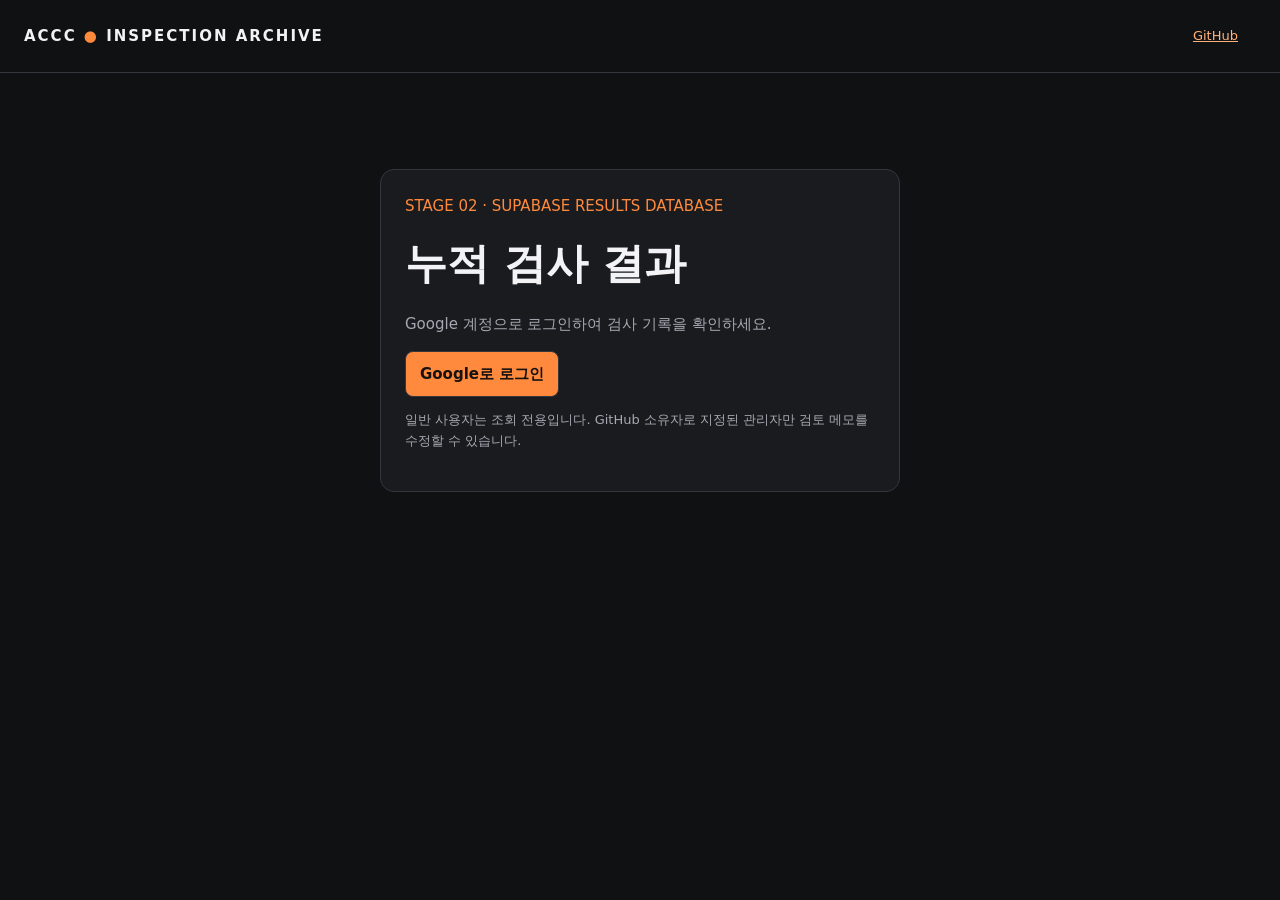
<file: docs/index.html>
<!doctype html>
<html lang="ko"><head><meta charset="utf-8"><meta name="viewport" content="width=device-width,initial-scale=1"><meta name="referrer" content="no-referrer"><title>ACCC · 누적 검사 결과</title><link rel="stylesheet" href="./dashboard.css"></head>
<body><header><div class="brand">ACCC <span>●</span> INSPECTION ARCHIVE</div><nav><a href="https://github.com/opsk123/defect-detection-history">GitHub</a><span id="accountRole" aria-live="polite"></span><button id="logout" hidden>로그아웃</button></nav></header>
<main><section id="login" class="panel login"><div class="eyebrow">STAGE 02 · SUPABASE RESULTS DATABASE</div><h1>누적 검사 결과</h1><p>Google 계정으로 로그인하여 검사 기록을 확인하세요.</p><button class="primary" id="loginButton" type="button">Google로 로그인</button><p class="status">일반 사용자는 조회 전용입니다. GitHub 소유자로 지정된 관리자만 검토 메모를 수정할 수 있습니다.</p><p id="loginError" class="error" role="alert"></p></section>
<section id="dashboard" hidden><div class="eyebrow">ACCC / RESULTS INTELLIGENCE</div><h1>누적 검사 결과<span style="color:var(--orange)">.</span></h1><p>라인별 검사 흐름과 두 AI 모델의 판정 근거를 확인합니다.</p>
<div class="panel filters"><label>시작일 · 한국 시간<input id="from" type="date"></label><label>종료일 · 한국 시간<input id="to" type="date"></label><button id="refresh" class="primary">조회 · 새로고침</button><label class="check"><input type="checkbox" id="auto">30초 자동 갱신</label><label class="check"><input type="checkbox" id="fixture" checked>가상·시연 데이터 포함</label><label>검사 라인<select id="line"><option value="">전체</option></select></label><label>판정<select id="status"><option value="">전체</option></select></label></div>
<p id="message" role="status" class="status"></p><div id="demoNotice" class="panel" style="border-color:#ff8a3d;color:#ffb27c" hidden></div><div id="metrics" class="metrics"></div><div class="charts"><section class="panel"><h3>최종 판정</h3><div id="statusChart"></div></section><section class="panel"><h3>검출 결함 · 세션 수</h3><div id="classChart"></div></section></div>
<section class="panel"><div class="filters"><h3 id="recordCount">검사 기록 · 총 0건</h3><button id="csv">현재 필터 CSV</button><button id="previous">이전</button><span id="page"></span><button id="next">다음</button></div><p id="recordRange" class="status"></p><div class="table-wrap"><table><thead><tr><th>검사 시각 · KST</th><th>라인</th><th>실행 구분</th><th>사진 수</th><th>분류</th><th>YOLO 검출</th><th>최종 판정</th><th>상세</th></tr></thead><tbody id="rows"></tbody></table></div><p id="empty" hidden>현재 필터에 해당하는 기록이 없습니다.</p></section>
<p class="status">검사 기록 한 줄은 검사 세션 하나입니다. 정상 일치는 조회 기간 내 세션의 모든 사진에서 두 모델이 일치한 세션만 셉니다. 불일치가 있으면 재검토, 오류·미실행이 남아 있으면 별도 상태로 표시합니다. 정상은 두 모델의 판정 일치를 뜻하며 무결함을 의미하지 않습니다. 같은 결함으로 일치해도 정상으로 표시하며 결함 종류는 별도로 유지합니다. 재검토는 두 모델의 불일치에만 표시합니다. 모델 오류·미실행은 별도 상태입니다. 원본 이미지는 PC에 보관되며 이 조회 화면에서는 전송하지 않습니다.</p></section></main>
<dialog id="details"><button id="closeDetails">닫기</button><button id="detailCsv">세션 사진별 CSV</button><h2>검사 상세</h2><pre id="detailText"></pre><section><h3>검토 메모</h3><textarea id="reviewNote" maxlength="4000" rows="4" readonly aria-label="검토 메모"></textarea><button id="saveReview" class="primary" hidden>관리자 · 메모 저장</button><p id="reviewStatus" role="status"></p></section></dialog><script src="./config.js"></script><script src="./vendor/supabase-2.119.0.js"></script><script type="module" src="./dashboard.js"></script></body></html>
</file>
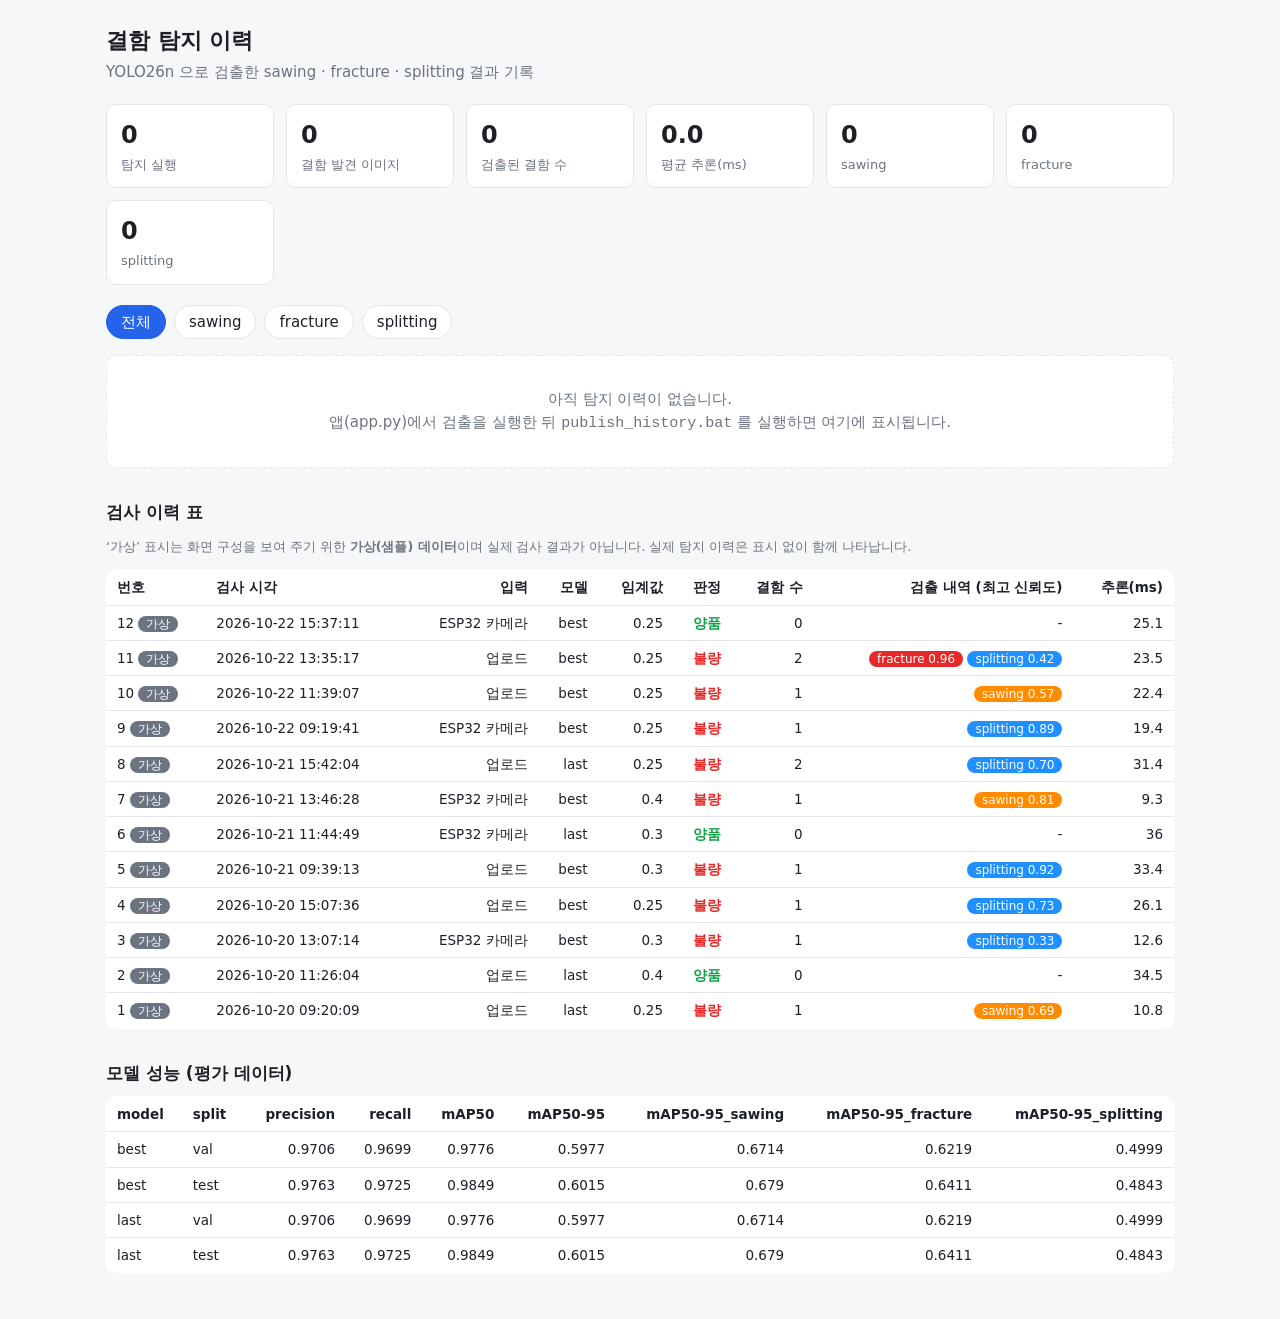
<file: docs/legacy-history.html>
<!doctype html>
<html lang="ko">
<head>
<meta charset="utf-8">
<meta name="viewport" content="width=device-width, initial-scale=1">
<title>결함 탐지 이력</title>
<style>
  :root { --bg:#f6f7f9; --card:#fff; --fg:#1d2127; --muted:#6b7480; --line:#e2e5ea; --accent:#2563eb;
          --sawing:#ff8c00; --fracture:#e62828; --splitting:#1e90ff; }
  @media (prefers-color-scheme: dark) {
    :root { --bg:#14161a; --card:#1d2025; --fg:#e8eaed; --muted:#9aa3ae; --line:#2c3037; --accent:#6ea0ff; }
  }
  * { box-sizing:border-box; }
  body { margin:0; background:var(--bg); color:var(--fg); font:15px/1.5 system-ui,"Malgun Gothic",sans-serif; }
  main { max-width:1100px; margin:0 auto; padding:24px 16px 48px; }
  h1 { font-size:22px; margin:0 0 4px; }
  .sub { color:var(--muted); margin:0 0 20px; }
  .stats { display:grid; grid-template-columns:repeat(auto-fit,minmax(150px,1fr)); gap:12px; margin-bottom:20px; }
  .stat { background:var(--card); border:1px solid var(--line); border-radius:10px; padding:12px 14px; }
  .stat b { display:block; font-size:24px; }
  .stat span { color:var(--muted); font-size:13px; }
  .bar { display:flex; flex-wrap:wrap; gap:8px; align-items:center; margin-bottom:16px; }
  .chip { border:1px solid var(--line); background:var(--card); color:var(--fg); border-radius:999px;
          padding:5px 14px; cursor:pointer; font:inherit; }
  .chip[aria-pressed="true"] { background:var(--accent); border-color:var(--accent); color:#fff; }
  .grid { display:grid; grid-template-columns:repeat(auto-fill,minmax(250px,1fr)); gap:14px; }
  .card { background:var(--card); border:1px solid var(--line); border-radius:10px; overflow:hidden; }
  .card img { width:100%; aspect-ratio:4/3; object-fit:contain; background:#000; display:block; cursor:zoom-in; }
  .card .body { padding:10px 12px; }
  .meta { color:var(--muted); font-size:12.5px; }
  .tags { margin-top:6px; display:flex; flex-wrap:wrap; gap:4px; }
  .tag { font-size:12px; color:#fff; padding:1px 8px; border-radius:999px; }
  .tag.sawing { background:var(--sawing); } .tag.fracture { background:var(--fracture); } .tag.splitting { background:var(--splitting); }
  .tag.none { background:var(--muted); }
  .empty { background:var(--card); border:1px dashed var(--line); border-radius:10px; padding:32px; text-align:center; color:var(--muted); }
  h2 { font-size:17px; margin:32px 0 10px; }
  table { width:100%; border-collapse:collapse; background:var(--card); border:1px solid var(--line); border-radius:10px; overflow:hidden; font-size:13.5px; }
  th,td { padding:7px 10px; text-align:right; border-bottom:1px solid var(--line); }
  th:first-child,td:first-child,th:nth-child(2),td:nth-child(2) { text-align:left; }
  dialog { border:0; padding:0; background:transparent; max-width:96vw; }
  dialog::backdrop { background:rgba(0,0,0,.8); }
  dialog img { max-width:96vw; max-height:92vh; display:block; }
  .scroll { overflow-x:auto; }
</style>
</head>
<body>
<main>
  <h1>결함 탐지 이력</h1>
  <p class="sub">YOLO26n 으로 검출한 sawing · fracture · splitting 결과 기록 <span id="updated"></span></p>

  <section class="stats" id="stats"></section>

  <div class="bar" id="filters" role="group" aria-label="클래스 필터"></div>
  <section class="grid" id="grid"></section>

  <h2>검사 이력 표</h2>
  <p class="meta">‘가상’ 표시는 화면 구성을 보여 주기 위한 <b>가상(샘플) 데이터</b>이며 실제 검사 결과가 아닙니다. 실제 탐지 이력은 표시 없이 함께 나타납니다.</p>
  <div class="scroll"><table id="hist"></table></div>

  <h2>모델 성능 (평가 데이터)</h2>
  <div class="scroll"><table id="metrics"></table></div>
</main>
<dialog id="dlg"><img id="dlgimg" alt="탐지 결과 확대"></dialog>

<script>
const CLASSES = ["sawing", "fracture", "splitting"];
let history = [], filter = "all";
const $ = id => document.getElementById(id);
const esc = s => String(s).replace(/[&<>"']/g, c => ({"&":"&amp;","<":"&lt;",">":"&gt;",'"':"&quot;","'":"&#39;"}[c]));

function renderStats() {
  const total = history.length;
  const defects = history.reduce((n, h) => n + h.detections.length, 0);
  const withDef = history.filter(h => h.detections.length).length;
  const avgMs = total ? history.reduce((n, h) => n + h.inference_ms, 0) / total : 0;
  const counts = Object.fromEntries(CLASSES.map(c => [c, 0]));
  history.forEach(h => h.detections.forEach(d => counts[d.class] = (counts[d.class] || 0) + 1));
  const items = [["탐지 실행", total], ["결함 발견 이미지", withDef], ["검출된 결함 수", defects],
                 ["평균 추론(ms)", avgMs.toFixed(1)], ...CLASSES.map(c => [c, counts[c]])];
  $("stats").innerHTML = items.map(([k, v]) => `<div class="stat"><b>${v}</b><span>${esc(k)}</span></div>`).join("");
}

function renderFilters() {
  const opts = ["all", ...CLASSES];
  $("filters").innerHTML = opts.map(o =>
    `<button class="chip" data-f="${o}" aria-pressed="${filter === o}">${o === "all" ? "전체" : o}</button>`).join("");
  $("filters").querySelectorAll("button").forEach(b => b.onclick = () => { filter = b.dataset.f; renderFilters(); renderGrid(); });
}

function renderGrid() {
  const list = history.filter(h => filter === "all" || h.detections.some(d => d.class === filter));
  if (!list.length) {
    $("grid").innerHTML = `<div class="empty" style="grid-column:1/-1">${history.length ? "조건에 맞는 이력이 없습니다." :
      "아직 탐지 이력이 없습니다.<br>앱(app.py)에서 검출을 실행한 뒤 <code>publish_history.bat</code> 를 실행하면 여기에 표시됩니다."}</div>`;
    return;
  }
  $("grid").innerHTML = list.map(h => {
    const tags = h.detections.length
      ? h.detections.map(d => `<span class="tag ${esc(d.class)}">${esc(d.class)} ${d.conf.toFixed(2)}</span>`).join("")
      : `<span class="tag none">검출 없음</span>`;
    return `<article class="card"><img loading="lazy" src="${esc(h.image)}" alt="탐지 결과 ${esc(h.time)}" data-src="${esc(h.image)}">
      <div class="body"><div>${esc(h.time.replace("T", " "))}</div>
      <div class="meta">${esc(h.source)} · 모델 ${esc(h.model)} · 임계값 ${h.conf} · ${h.inference_ms} ms</div>
      <div class="tags">${tags}</div></div></article>`;
  }).join("");
  $("grid").querySelectorAll("img").forEach(i => i.onclick = () => { $("dlgimg").src = i.dataset.src; $("dlg").showModal(); });
}

let samples = [];
function renderTable() {
  const rows = [...history, ...samples].sort((a, b) => b.time.localeCompare(a.time));
  const head = ["번호", "검사 시각", "입력", "모델", "임계값", "판정", "결함 수", "검출 내역 (최고 신뢰도)", "추론(ms)"];
  const body = rows.map((h, i) => {
    const n = h.detections.length;
    const by = {}; h.detections.forEach(d => by[d.class] = Math.max(by[d.class] || 0, d.conf));
    const detail = n ? Object.entries(by).map(([c, v]) => `<span class="tag ${esc(c)}">${esc(c)} ${v.toFixed(2)}</span>`).join(" ") : "-";
    const badge = h.virtual ? ` <span class="tag none">가상</span>` : "";
    const verdict = n ? `<b style="color:var(--fracture)">불량</b>` : `<b style="color:#16a34a">양품</b>`;
    return `<tr><td>${rows.length - i}${badge}</td><td>${esc(h.time.replace("T", " "))}</td><td>${esc(h.source)}</td>
      <td>${esc(h.model)}</td><td>${h.conf}</td><td>${verdict}</td><td>${n}</td><td>${detail}</td><td>${h.inference_ms}</td></tr>`;
  }).join("");
  $("hist").innerHTML = `<thead><tr>${head.map(c => `<th>${c}</th>`).join("")}</tr></thead><tbody>${body}</tbody>`;
}

async function load() {
  try {
    const r = await fetch("data/history.json", { cache: "no-cache" });
    history = r.ok ? await r.json() : [];
  } catch { history = []; }
  try {
    const s = await fetch("data/sample_history.json", { cache: "no-cache" });
    samples = s.ok ? await s.json() : [];
  } catch { samples = []; }
  renderTable();
  if (history.length) $("updated").textContent = "· 최근 " + history[0].time.replace("T", " ");
  renderStats(); renderFilters(); renderGrid();
  try {
    const t = await (await fetch("data/results_summary.csv")).text();
    const rows = t.trim().split(/\r?\n/).map(l => l.split(","));
    $("metrics").innerHTML = "<thead><tr>" + rows[0].map(c => `<th>${esc(c)}</th>`).join("") + "</tr></thead><tbody>" +
      rows.slice(1).map(r => "<tr>" + r.map(c => `<td>${esc(c)}</td>`).join("") + "</tr>").join("") + "</tbody>";
  } catch { $("metrics").remove(); }
}
$("dlg").onclick = () => $("dlg").close();
load();
</script>
</body>
</html>
</file>
<file: docs/dashboard.css>
:root{color-scheme:dark;--bg:#101113;--panel:#1a1b1f;--line:#34363d;--orange:#ff8a3d;--muted:#a6a8b1}*{box-sizing:border-box}body{margin:0;background:var(--bg);color:#f3f3f5;font:15px/1.6 system-ui,'Malgun Gothic',sans-serif}header,main{max-width:1280px;margin:auto;padding:24px}header{display:flex;align-items:center;justify-content:space-between;border-bottom:1px solid var(--line)}.brand{font-weight:800;letter-spacing:2px}.brand span,.eyebrow{color:var(--orange)}a{color:#ffb27c}h1{font-size:clamp(28px,4vw,42px);margin:12px 0}p{color:var(--muted)}button,input,select{font:inherit;border:1px solid var(--line);border-radius:8px;padding:10px 14px;background:#23252a;color:#fff}button{cursor:pointer}button:hover{border-color:var(--orange)}button:disabled{opacity:.5;cursor:wait}.primary{background:var(--orange);color:#17120f;font-weight:700}.panel{background:var(--panel);border:1px solid var(--line);border-radius:14px;padding:24px;margin:20px 0}.login{max-width:520px;margin:8vh auto}.login label,.login input{display:block;width:100%;margin-bottom:16px}.filters{display:flex;gap:16px;align-items:end;flex-wrap:wrap}.filters label{display:flex;flex-direction:column;font-size:13px;color:var(--muted);gap:6px}.filters .check{flex-direction:row;align-items:center}.metrics{display:grid;grid-template-columns:repeat(4,1fr);gap:16px}.metric{padding:22px;background:var(--panel);border:1px solid var(--line);border-radius:12px}.metric small{color:var(--muted)}.metric strong{display:block;font-size:30px;margin-top:8px}.charts{display:grid;grid-template-columns:1fr 1fr;gap:20px}.bar{display:grid;grid-template-columns:90px 1fr 65px;align-items:center;gap:12px;margin:12px 0}.bar meter{width:100%;height:18px;accent-color:var(--orange)}.bar span:last-child{text-align:right}.table-wrap{overflow:auto}table{width:100%;border-collapse:collapse;white-space:nowrap}th,td{text-align:left;padding:14px 10px;border-bottom:1px solid var(--line);font-size:13px}th{color:var(--muted)}.status{font-size:13px;color:var(--muted)}.error{color:#ffb0a7}dialog{background:var(--panel);color:white;border:1px solid var(--line);border-radius:12px;max-width:800px;width:90vw}dialog::backdrop{background:#000a}pre{white-space:pre-wrap;overflow-wrap:anywhere;font-size:13px}nav{display:flex;align-items:center;gap:18px;font-size:13px}[hidden]{display:none!important}@media(max-width:700px){header,main{padding:16px}.metrics{grid-template-columns:1fr 1fr}.charts{grid-template-columns:1fr}nav{gap:10px}header .brand{font-size:12px}.panel{padding:18px}}

#accountRole{color:#ffb27c;font-size:12px}#reviewNote{display:block;width:100%;box-sizing:border-box;background:#111;color:#eee;border:1px solid #444;border-radius:8px;padding:12px;margin-bottom:12px}#reviewNote[readonly]{opacity:.8}
</file>
